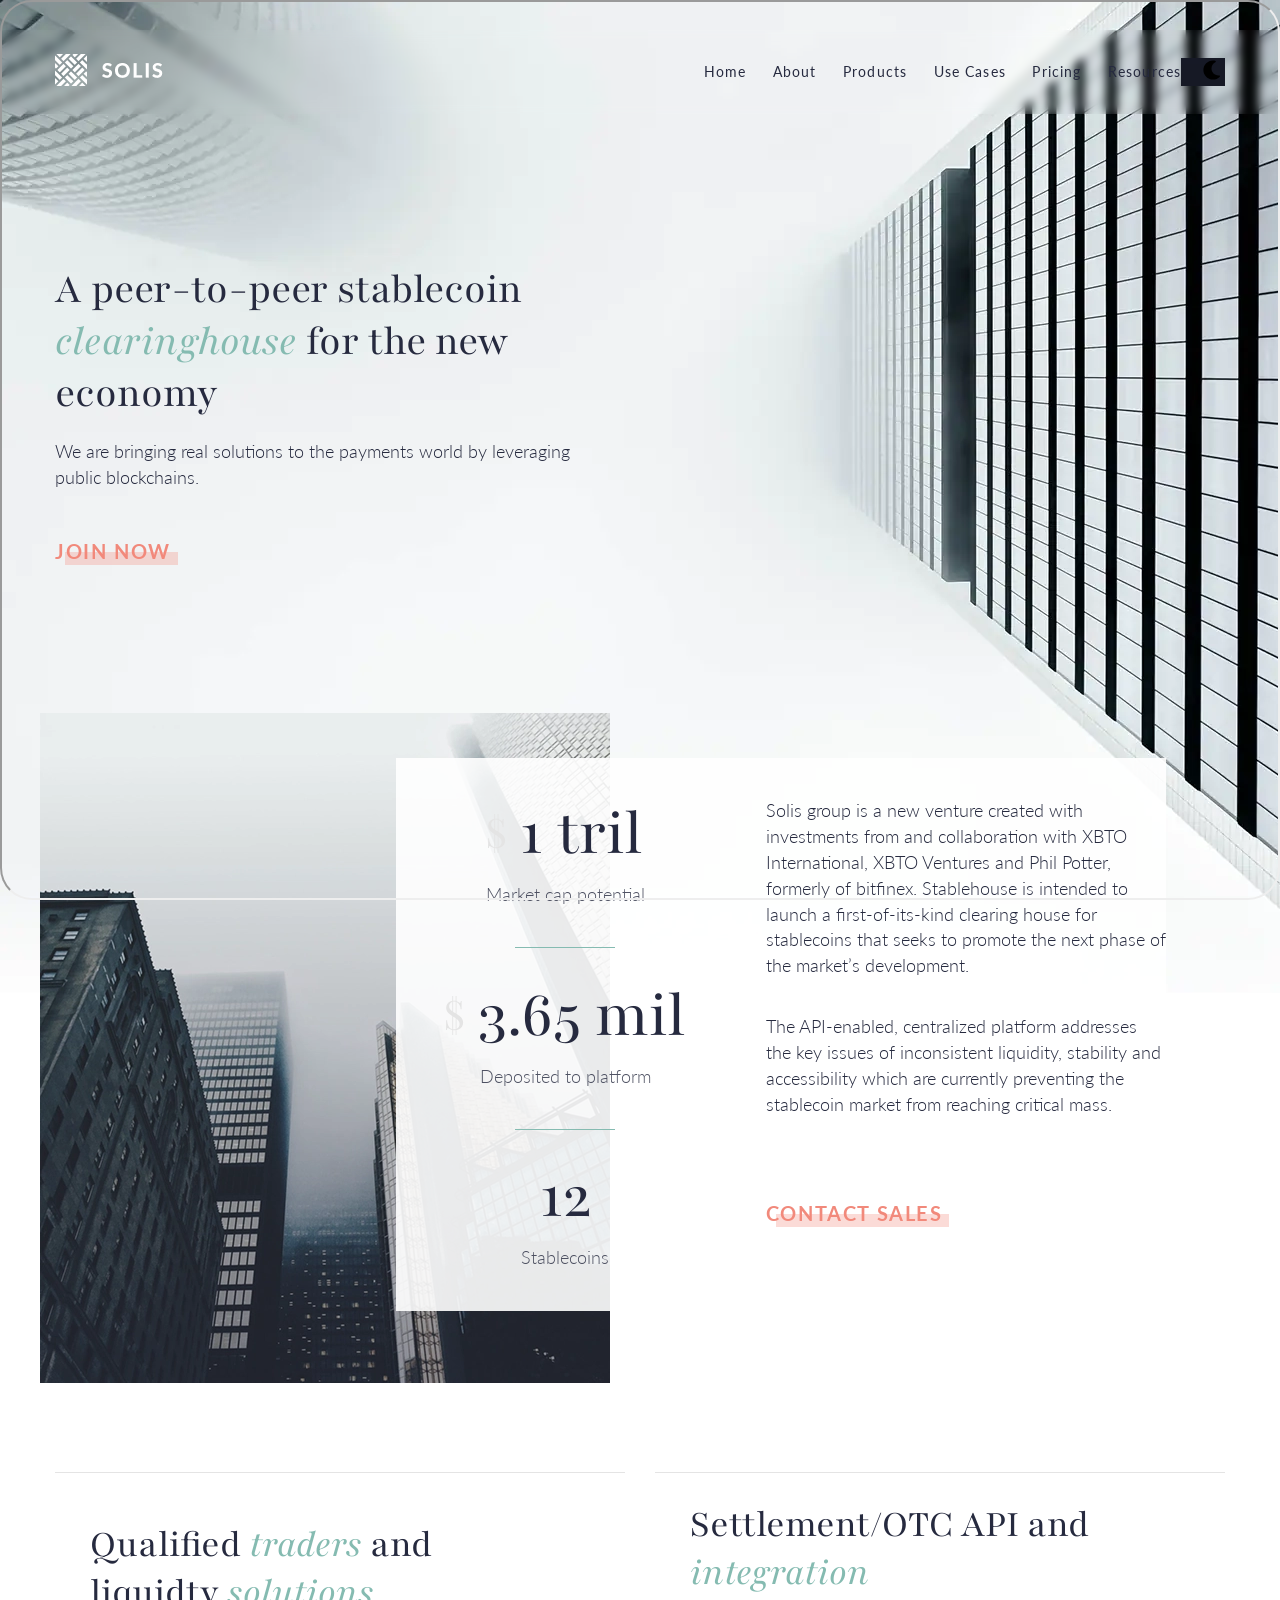
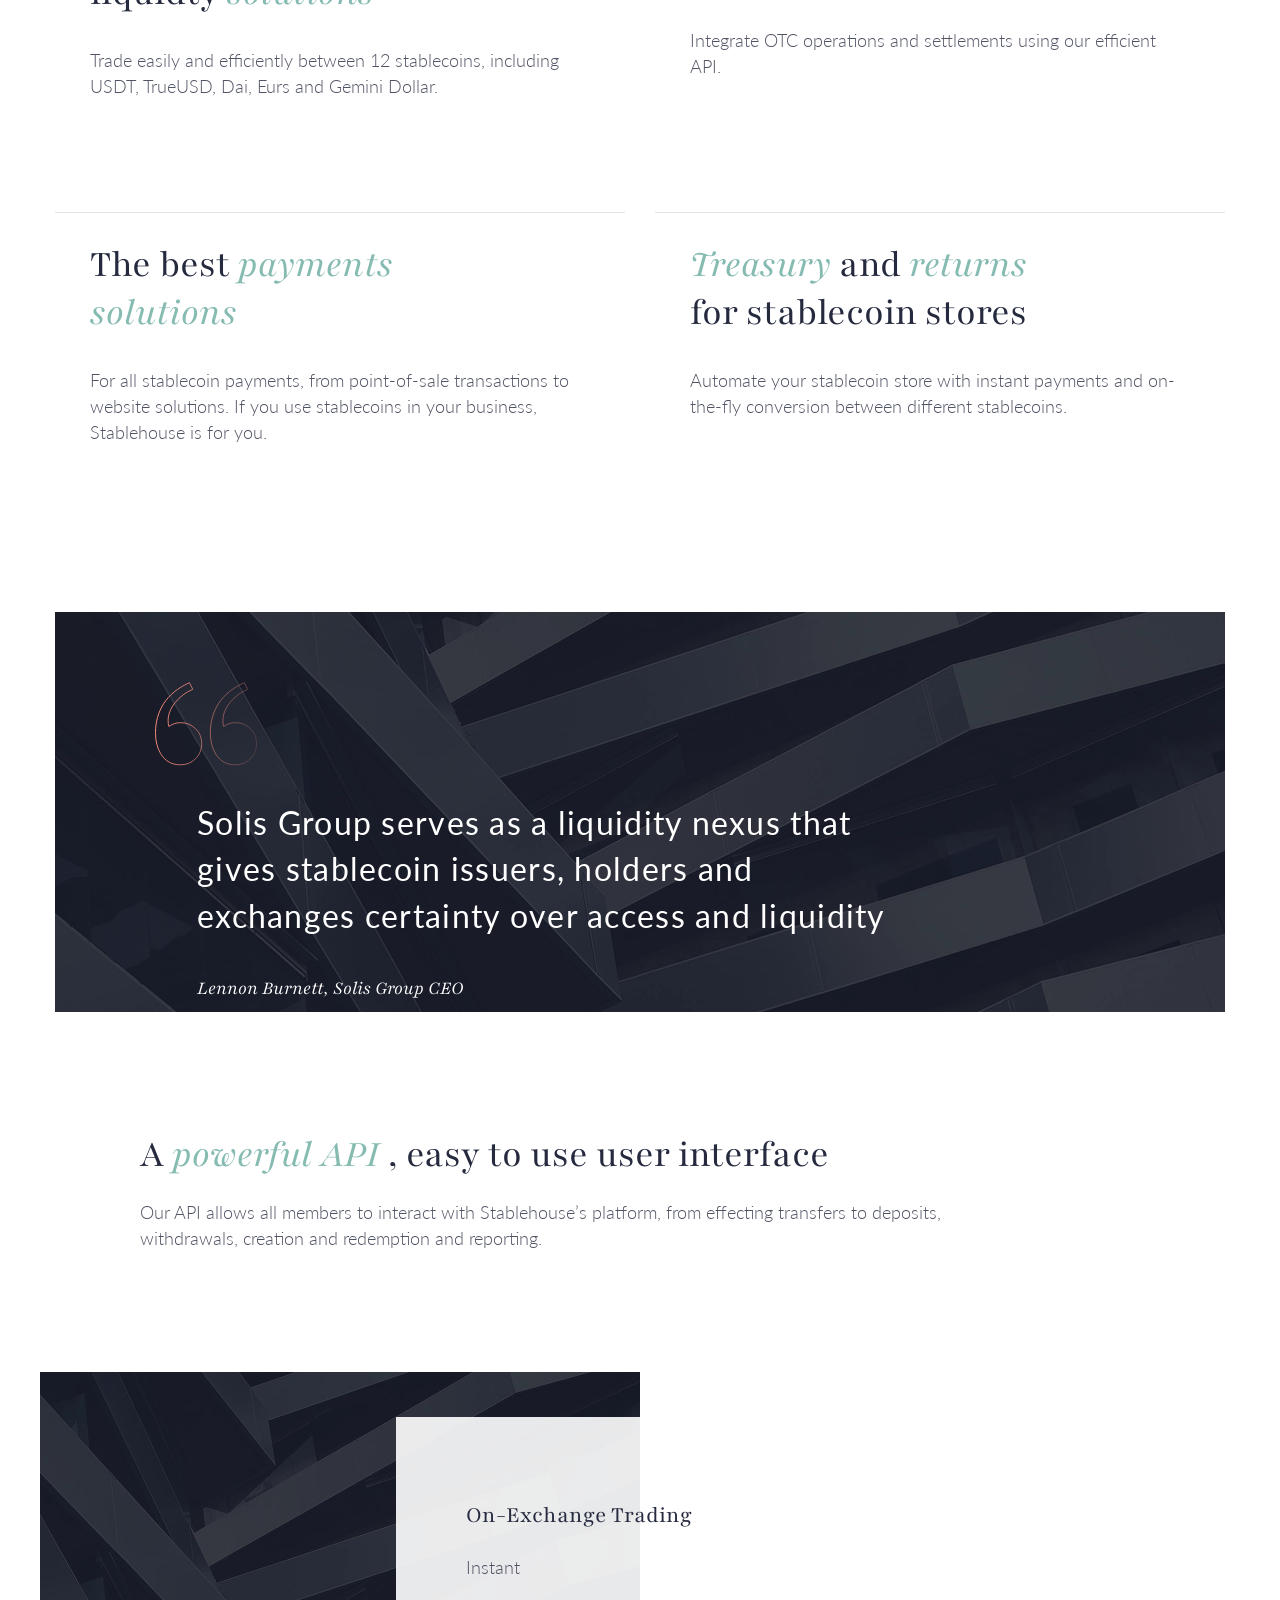
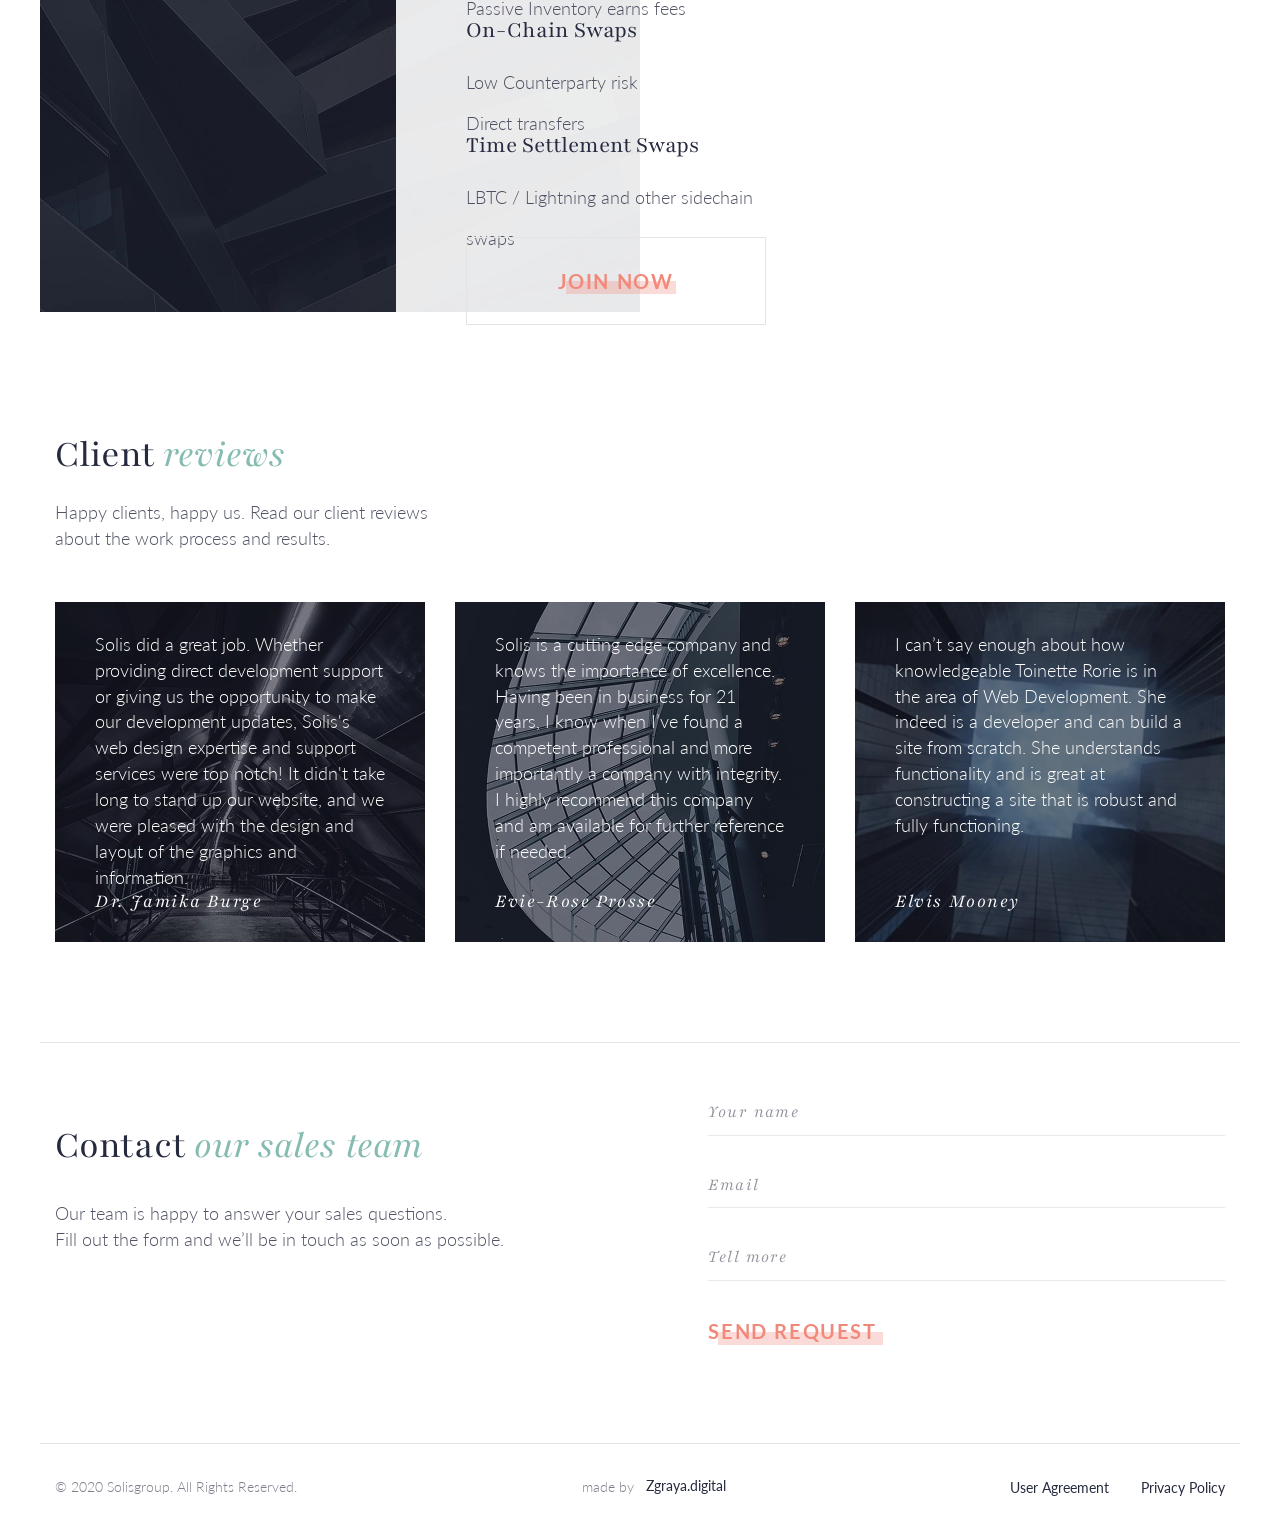
<file: index.html>
<!DOCTYPE html>
<html lang="en">

<head>
    <meta charset="UTF-8">
    <meta name="viewport" content="width=device-width, initial-scale=1.0">
    <title>Solis</title>
    <link rel="icon" type="image/x-icon" href="./assets/img/favicon.ico">
    <link rel="preconnect" href="https://fonts.googleapis.com">
    <link rel="preconnect" href="https://fonts.gstatic.com" crossorigin>
    <link
        href="https://fonts.googleapis.com/css2?family=Lato:wght@300;400;700&family=Playfair:ital,opsz,wdth@0,5..1200,87.5..112.5;1,5..1200,87.5..112.5&display=swap"
        rel="stylesheet">
    <link rel="stylesheet" href="./css/main.css">
</head>

<body>
    <main class="main">
        <div class="bg">
            <header class="header">
                <div class="container">
                    <div class="flex-container">
                        <div class="logo">
                            <img src="./assets/img/logo.png" alt="Logo Company" class="logo__img">
                        </div>
                        <nav class="nav">

                            <input type="checkbox" id="nav-burger" class="nav__burger burger">
                            <label for="nav-burger" class="burger__img"></label>

                            <ul class="menu">
                                <li class="menu__item">
                                    <a href="#" class="menu__link">Home</a>
                                </li>
                                <li class="menu__item">
                                    <a href="#info" class="menu__link">About</a>
                                </li>
                                <li class="menu__item">
                                    <a href="#products" class="menu__link">Products</a>
                                </li>
                                <li class="menu__item">
                                    <a href="#" class="menu__link">Use Cases</a>
                                </li>
                                <li class="menu__item">
                                    <a href="#" class="menu__link">Pricing</a>
                                </li>
                                <li class="menu__item">
                                    <a href="#footer" class="menu__link">Resources</a>
                                </li>
                            </ul>
                        </nav>
                        <div class="dark">
                            <a href="#" class="dark__link">
                                <img src="./assets/img/moon.svg" alt="Moon icon" class="menu__icon">
                            </a>
                        </div>
                    </div>
                </div>
            </header>
            <section class="hero">
                <div class="container">
                    <div class="hero__content">
                        <h1 class="title title_1">A peer-to-peer stablecoin <span class="italic">clearinghouse</span>
                            for the new economy</h1>
                        <p class="hero__text">We are bringing real solutions to the payments world by leveraging public
                            blockchains.</p>
                        <button class="btn">JOIN NOW</button>
                    </div>
                </div>
            </section>
        </div>
        <section class="statistic" id="info">
            <div class="container statistic__container">
                <div class="statistic__box">
                    <div class="flex-container flex-statistic">
                        <ul class="statistic__list">
                            <li class="statistic__list__item">
                                <h2 class="title title_2">
                                    <svg width="18" height="39" class="dollar__icon">
                                        <use xlink:href="./assets/img/sprite.svg#dollar"></use>
                                    </svg>
                                    1 tril
                                </h2>
                                <p class="statistic__list__text">Market cap potential</p>
                            </li>
                            <li class="statistic__list__item">
                                <h2 class="title title_2">
                                    <svg width="18" height="39" class="dollar__icon">
                                        <use xlink:href="./assets/img/sprite.svg#dollar"></use>
                                    </svg>
                                    3.65 mil
                                </h2>
                                <p class="statistic__list__text">Deposited to platform</p>
                            </li>
                            <li class="statistic__list__item">
                                <h2 class="title title_2">12</h2>
                                <p class="statistic__list__text">Stablecoins</p>
                            </li>
                        </ul>
                        <div class="statistic__descr">
                            <p class="statistic__text">Solis group is a new venture created with investments
                                from
                                and collaboration with XBTO International, XBTO Ventures and
                                Phil Potter, formerly of bitfinex. Stablehouse is intended to launch a
                                first-of-its-kind clearing house for stablecoins
                                that seeks to promote the next phase of the market’s development.</p>
                            <p class="statistic__text">The API-enabled, centralized platform addresses the key
                                issues of inconsistent liquidity, stability and accessibility
                                which are currently preventing the stablecoin market from reaching critical
                                mass.
                            </p>
                            <button class="btn statistic__btn">Contact sales</button>
                        </div>
                    </div>
                </div>
            </div>
        </section>
        <section class="benefits" id="products">
            <div class="container">
                <div class="grid-container">
                    <div class="benefits__item">
                        <h3 class="title title_3 benefits__title">Qualified <span class="italic">traders</span> and <br>
                            liquidty <span class="italic">solutions</span></h3>
                        <p class="benefits__text">Trade easily and efficiently between 12 stablecoins, including USDT,
                            TrueUSD, Dai, Eurs and
                            Gemini Dollar.</p>
                    </div>
                    <div class="benefits__item">
                        <h3 class="title title_3">Settlement/OTC API and <span class="italic">integration</span></h3>
                        <p class="benefits__text">Integrate OTC operations and settlements using our efficient API.</p>
                    </div>
                    <div class="benefits__item">
                        <h3 class="title title_3">The best <span class="italic">payments <br> solutions</span></h3>
                        <p class="benefits__text">For all stablecoin payments, from point-of-sale transactions to
                            website solutions. If you use
                            stablecoins in your
                            business, Stablehouse is for you.</p>
                    </div>
                    <div class="benefits__item">
                        <h3 class="title title_3"><span class="italic">Treasury</span> and <span
                                class="italic">returns</span> <br>for stablecoin stores</h3>
                        <p class="benefits__text">Automate your stablecoin store with instant payments and on-the-fly
                            conversion between
                            different stablecoins.</p>
                    </div>
                </div>
            </div>
        </section>
        <section class="section quote">
            <div class="container">
                <div class="quote__bg">
                    <div class="quote__content">
                        <svg width="102" height="84" class="quote__icon">
                            <use xlink:href="./assets/img/sprite.svg#quote"></use>
                        </svg>
                        <h4 class="quote__title">Solis Group serves as a liquidity nexus that gives stablecoin issuers,
                            holders and exchanges certainty over access and
                            liquidity</h4>
                        <p class="quote__text">Lennon Burnett, Solis Group CEO</p>
                    </div>
                </div>
            </div>
        </section>
        <section class="section video">
            <div class="container video__container">
                <iframe class="video__screen" 
                    src="https://www.youtube.com/embed/vnbN9V_2Guk?si=WYyJ3jH5xyGjKfke" title="YouTube video player"
                    allow="accelerometer; autoplay; clipboard-write; encrypted-media; gyroscope; picture-in-picture; web-share"
                    referrerpolicy="strict-origin-when-cross-origin" allowfullscreen></iframe>
                <h3 class="title title_3">A <span class="italic">powerful API </span>, easy to use user interface</h3>
                <p class="video__descr">Our API allows all members to interact with Stablehouse’s platform, from
                    effecting transfers to
                    deposits,<br> withdrawals,
                    creation and redemption and reporting.</p>
            </div>
        </section>
        <section class="section promises">
            <div class="container promises__container">
                <div class="promises__box">
                    <div class="promises__grid">
                        <div class="promises__item">
                            <h4 class="title title_4">On-Exchange Trading</h4>
                            <p class="promises__text">Instant </p>
                            <p class="promises__text">Passive Inventory earns fees</p>
                        </div>
                        <div class="promises__item">
                            <h4 class="title title_4">On-Chain Swaps</h4>
                            <p class="promises__text">Low Counterparty risk </p>
                            <p class="promises__text">Direct transfers</p>
                        </div>
                        <div class="promises__item">
                            <h4 class="title title_4">Time Settlement Swaps</h4>
                            <p class="promises__text">LBTC / Lightning and other sidechain </p>
                            <p class="promises__text">swaps</p>
                        </div>
                        <div class="promises__item">
                            <button class="btn-big">JOIN NOW</button>
                        </div>
                    </div>

                </div>

            </div>
        </section>
        <section class="section reviews">
            <div class="container">
                <h3 class="title title_3">Client <span class="italic">reviews</span></h3>
                <p class="reviews__descr">Happy clients, happy us. Read our client reviews <br>about the work process
                    and
                    results.</p>
                <div class="flex-reviews">
                    <div class="reviews__card reviews__card_1">
                        <div class="flex-card">
                            <p class="reviews__text">Solis did a great job. Whether providing direct development support
                                or
                                giving us the opportunity to make our development
                                updates, Solis's web design expertise and support services were top notch! It didn't
                                take
                                long to stand up our website,
                                and we were pleased with the design and layout of the graphics and information.</p>
                            <p class="reviews__author">Dr. Jamika Burge</p>
                        </div>
                    </div>
                    <div class="reviews__card reviews__card_2">
                        <div class="flex-card">
                            <p class="reviews__text">Solis is a cutting edge company and knows the importance of
                                excellence.
                                Having been in business for 21 years, I know
                                when I’ve found a competent professional and more importantly a company with integrity.
                                I
                                highly recommend this company
                                and am available for further reference if needed.</p>
                            <p class="reviews__author">Evie-Rose Prosse</p>
                        </div>

                    </div>
                    <div class="reviews__card reviews__card_3">
                        <div class="flex-card">
                            <p class="reviews__text">I can’t say enough about how knowledgeable Toinette Rorie is in the
                                area of Web Development. She indeed is a developer
                                and can build a site from scratch. She understands functionality and is great at
                                constructing a site that is robust and
                                fully functioning.</p>
                            <p class="reviews__author">Elvis Mooney</p>
                        </div>

                    </div>
                </div>
            </div>
        </section>
        <section class="contact">
            <div class="container contact__container">
                <div class="flex-contact">
                    <div class="heading">
                        <h3 class="title title_3 contact__title">Contact <span class="italic">our sales team</span>
                        </h3>
                        <p class="contact__text">Our team is happy to answer your sales questions. <br> Fill out the
                            form and we’ll be in touch as soon as possible.</p>
                    </div>
                    <form action="#" class="form">
                        <div class="row">
                            <label for="name" class="label">Your name</label>
                            <input type="text" id="name" required>
                        </div>
                        <div class="row">
                            <label for="email" class="label">Email</label>
                            <input type="email" id="email" required>
                        </div>
                        <div class="row">
                            <label for="about" class="label">Tell more</label>
                            <input type="text" id="about">
                        </div>
                        <button type="submit" class="btn">SEND REQuest</button>
                    </form>
                </div>
            </div>
        </section>
    </main>
    <footer class="footer" id="footer">
        <div class="container">
            <div class="flex-container flex-footer">
                <p class="footer__text">© 2020 Solisgroup. All Rights Reserved.</p>
                <div class="author">
                    <p class="footer__text">made by</p>
                    <a href="#" class="footer__link">Zgraya.digital</a>
                </div>
                <ul class="footer__links">
                    <li class="footer__item">
                        <a href="#" class="footer__link">User Agreement</a>
                    </li>
                    <li class="footer__item">
                        <a href="#" class="footer__link">Privacy Policy</a>
                    </li>
                </ul>
            </div>
        </div>
    </footer>

</body>

</html>
</file>
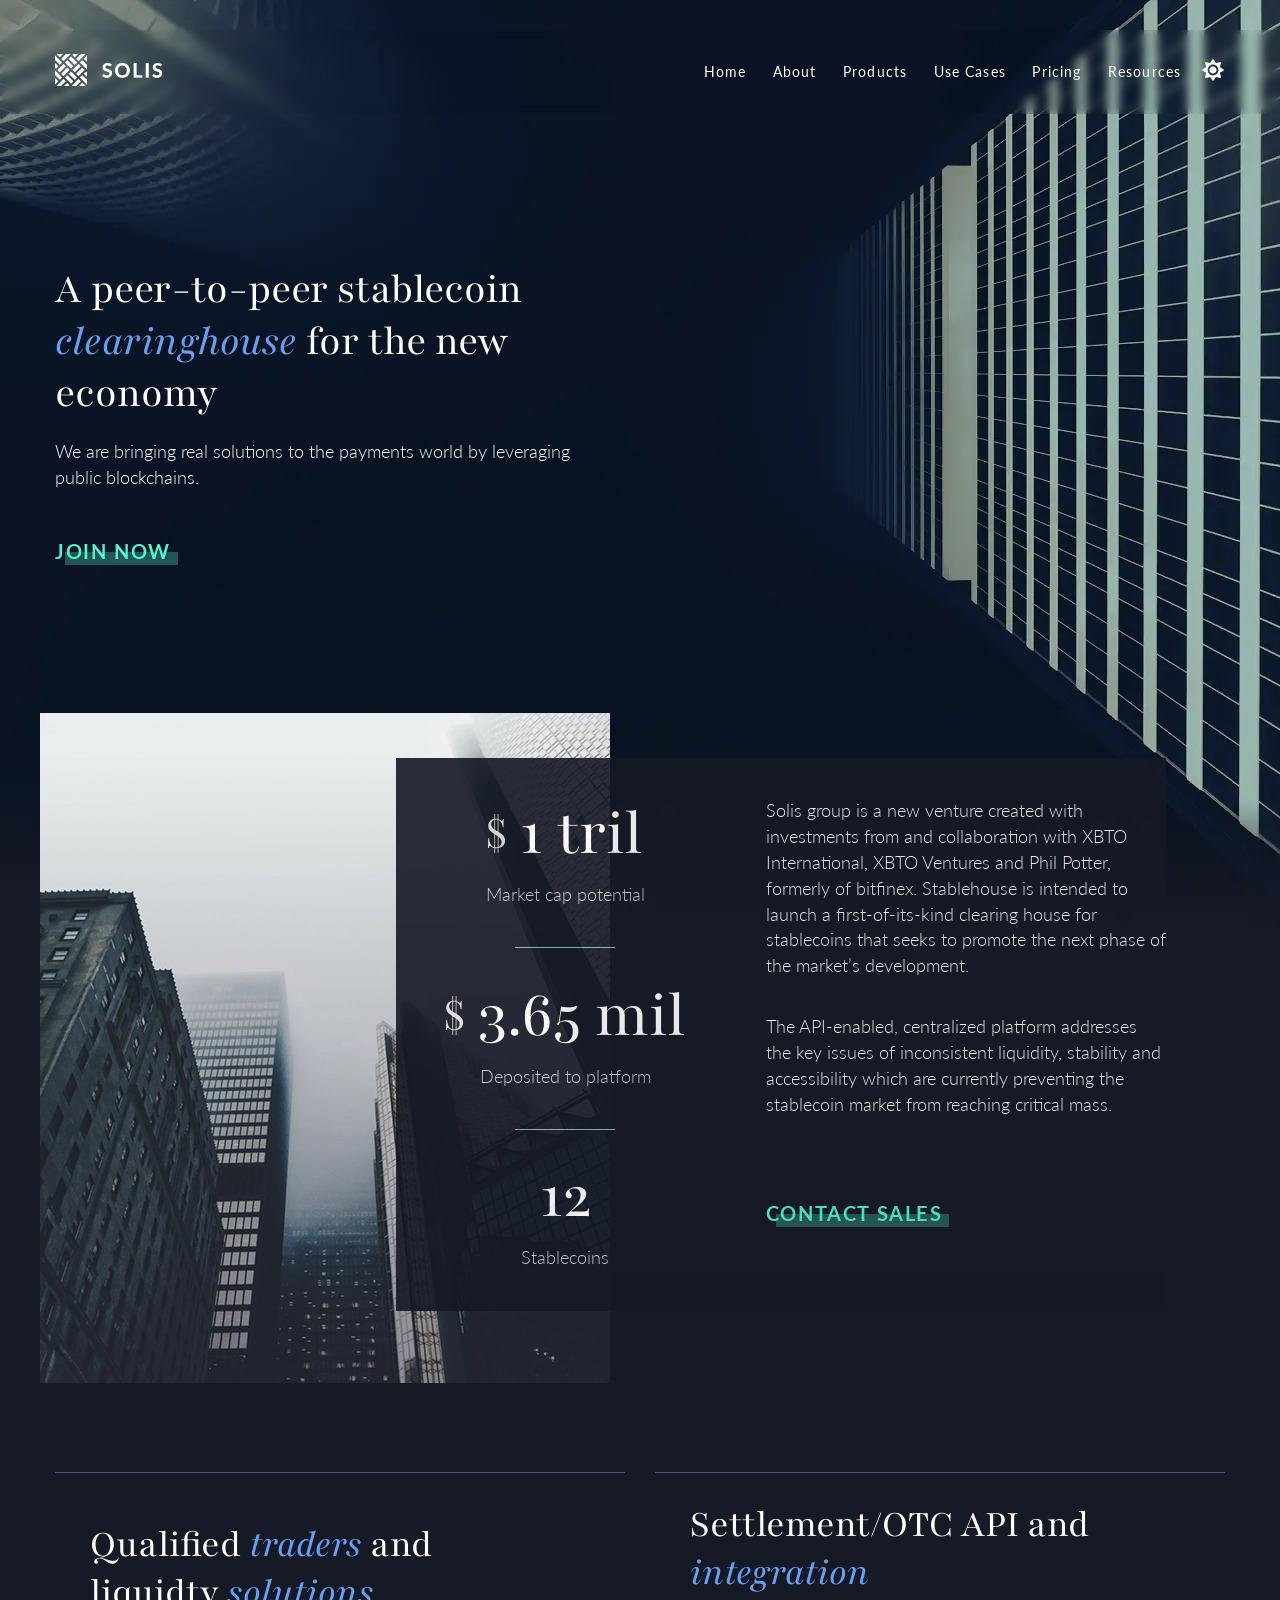
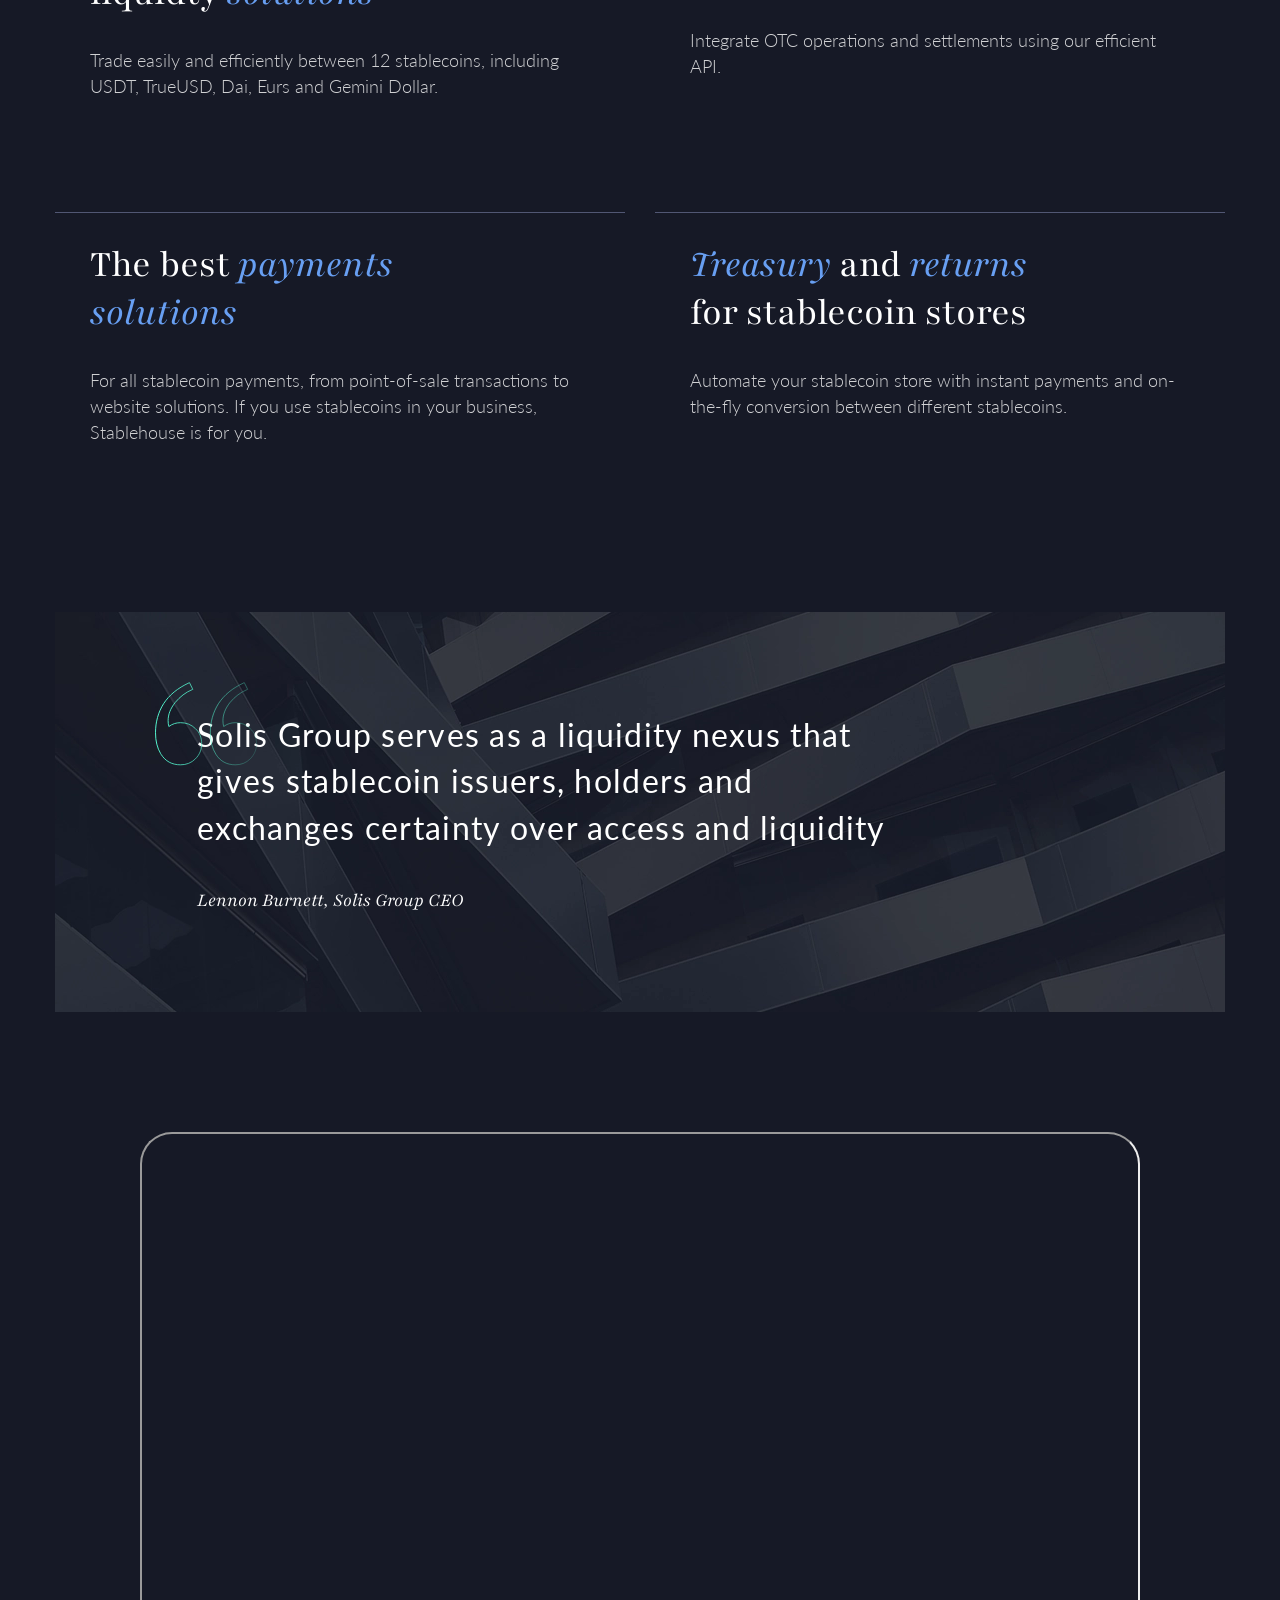
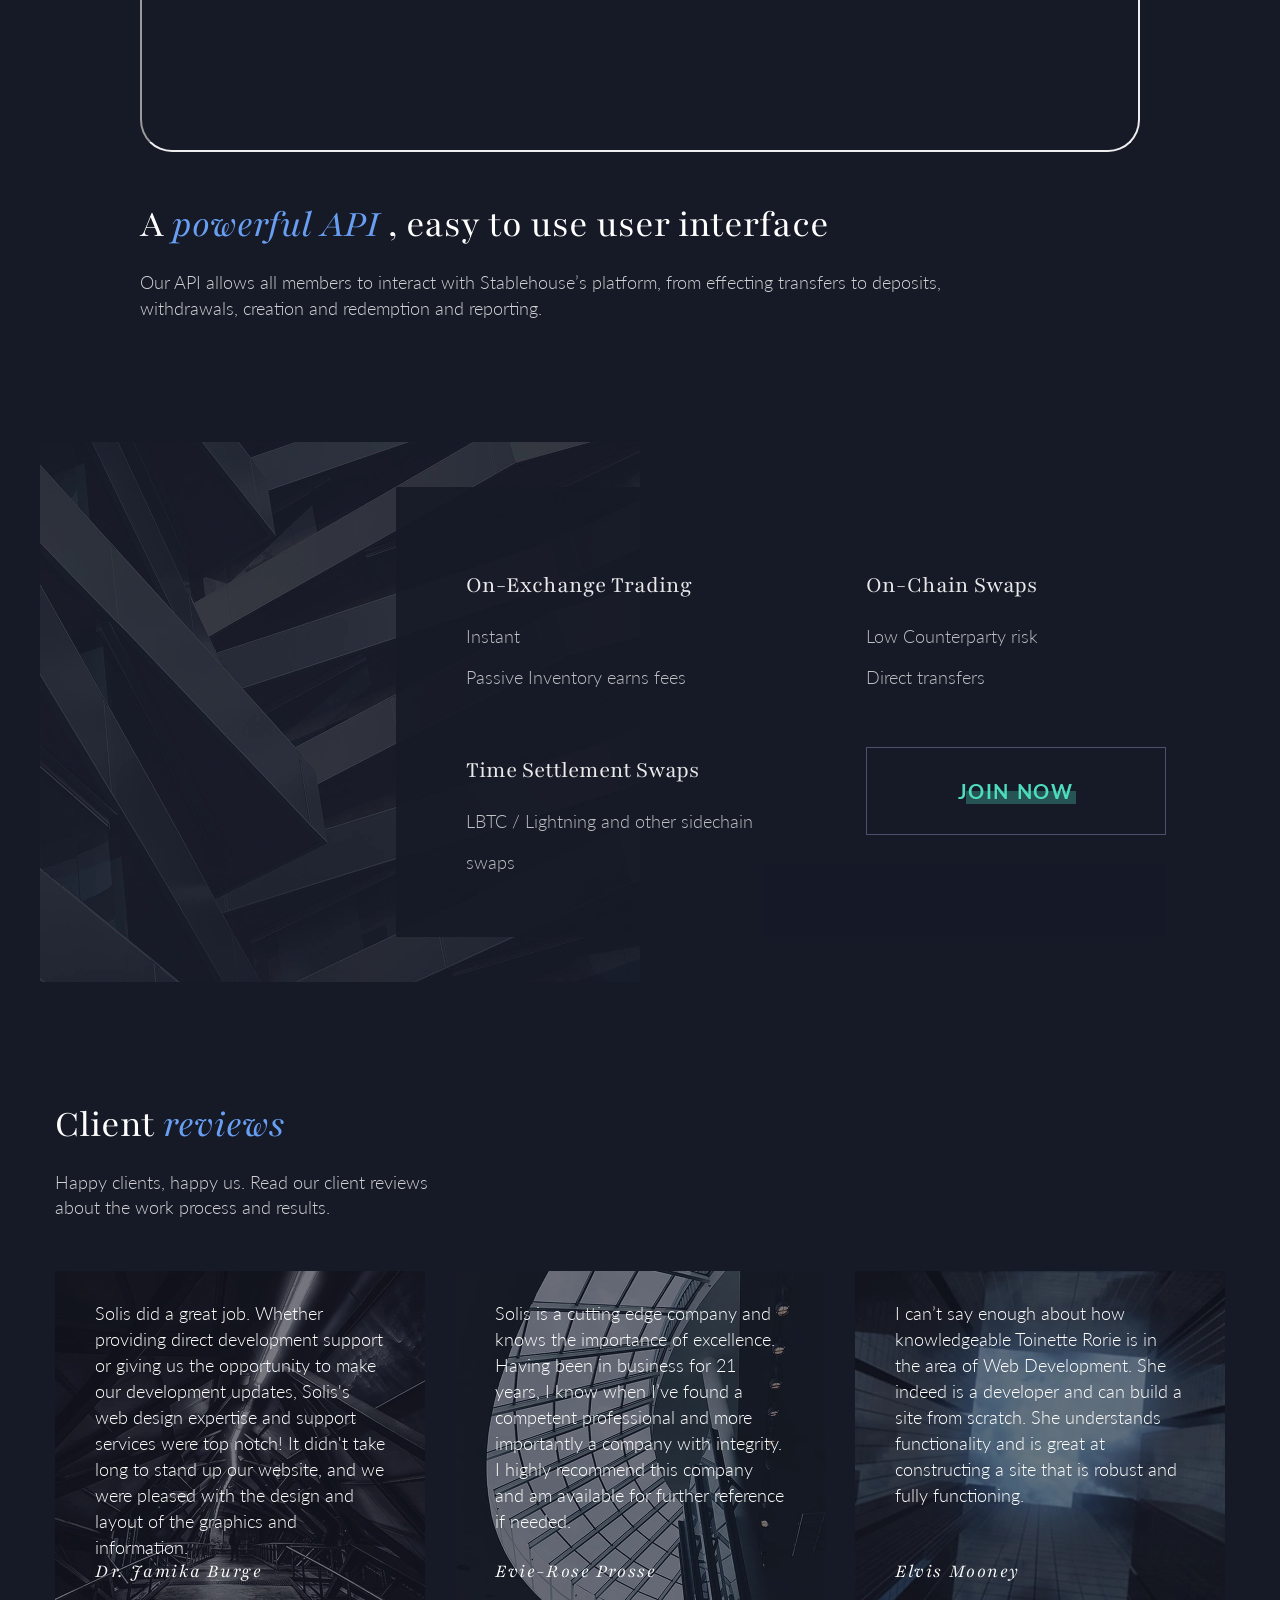
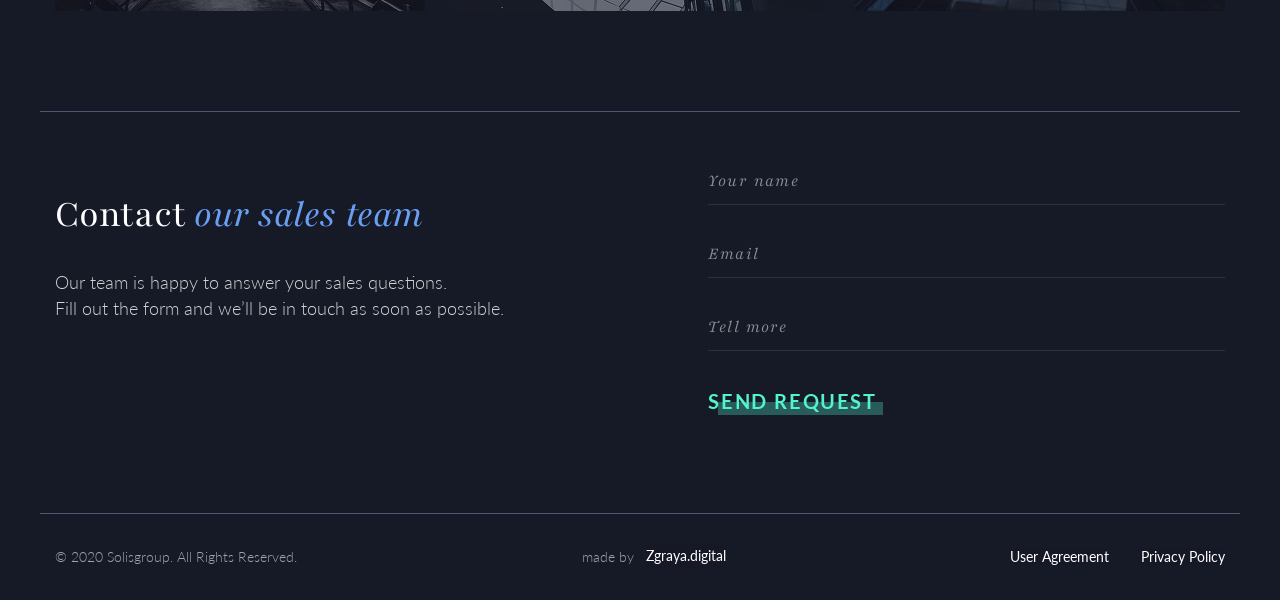
<file: index_dark.html>
<!DOCTYPE html>
<html lang="en">

<head>
    <meta charset="UTF-8">
    <meta name="viewport" content="width=device-width, initial-scale=1.0">
    <title>Solis</title>
    <link rel="icon" type="image/x-icon" href="./assets/img/favicon.ico">
    <link rel="preconnect" href="https://fonts.googleapis.com">
    <link rel="preconnect" href="https://fonts.gstatic.com" crossorigin>
    <link
        href="https://fonts.googleapis.com/css2?family=Lato:wght@300;400;700&family=Playfair:ital,opsz,wdth@0,5..1200,87.5..112.5;1,5..1200,87.5..112.5&display=swap"
        rel="stylesheet">
    <link rel="stylesheet" href="./css/main.css">
</head>

<body class="dark">
    <main class="main">
        <div class="bg dark__bg">
            <header class="header dark__header">
                <div class="container">
                    <div class="flex-container">
                        <div class="logo">
                            <img src="./assets/img/logo.png" alt="Logo Company" class="logo__img">
                        </div>
                        <nav class="nav">

                            <input type="checkbox" id="nav-burger" class="nav__burger burger">
                            <label for="nav-burger" class="burger__img"></label>

                            <ul class="menu">
                                <li class="menu__item">
                                    <a href="#" class="menu__link dark__link">Home</a>
                                </li>
                                <li class="menu__item">
                                    <a href="#info" class="menu__link dark__link">About</a>
                                </li>
                                <li class="menu__item">
                                    <a href="#products" class="menu__link dark__link">Products</a>
                                </li>
                                <li class="menu__item">
                                    <a href="#" class="menu__link dark__link">Use Cases</a>
                                </li>
                                <li class="menu__item">
                                    <a href="#" class="menu__link dark__link">Pricing</a>
                                </li>
                                <li class="menu__item">
                                    <a href="#footer" class="menu__link dark__link">Resources</a>
                                </li>
                            </ul>
                        </nav>
                        <div class="theme">
                            <a href="./index.html" class="theme__link">
                                <img src="./assets/img/sun.svg" alt="Sun icon" class="menu__icon">
                            </a>
                        </div>
                    </div>
                </div>
            </header>
            <section class="hero">
                <div class="container">
                    <div class="hero__content">
                        <h1 class="title title_1">A peer-to-peer stablecoin <span
                                class="italic dark__italic">clearinghouse</span>
                            for the new economy</h1>
                        <p class="hero__text">We are bringing real solutions to the payments world by leveraging public
                            blockchains.</p>
                        <button class="btn dark__btn">JOIN NOW</button>
                    </div>
                </div>
            </section>
        </div>
        <section class="statistic" id="info">
            <div class="container statistic__container">
                <div class="statistic__box dark__box">
                    <div class="flex-container flex-statistic">
                        <ul class="statistic__list">
                            <li class="statistic__list__item">
                                <h2 class="title title_2">
                                    <svg width="18" height="39" class="dollar__icon">
                                        <use xlink:href="./assets/img/sprite.svg#dollar"></use>
                                    </svg>
                                    1 tril
                                </h2>
                                <p class="statistic__list__text">Market cap potential</p>
                            </li>
                            <li class="statistic__list__item">
                                <h2 class="title title_2">
                                    <svg width="18" height="39" class="dollar__icon">
                                        <use xlink:href="./assets/img/sprite.svg#dollar"></use>
                                    </svg>
                                    3.65 mil
                                </h2>
                                <p class="statistic__list__text">Deposited to platform</p>
                            </li>
                            <li class="statistic__list__item">
                                <h2 class="title title_2">12</h2>
                                <p class="statistic__list__text">Stablecoins</p>
                            </li>
                        </ul>
                        <div class="statistic__descr">
                            <p class="statistic__text">Solis group is a new venture created with investments
                                from
                                and collaboration with XBTO International, XBTO Ventures and
                                Phil Potter, formerly of bitfinex. Stablehouse is intended to launch a
                                first-of-its-kind clearing house for stablecoins
                                that seeks to promote the next phase of the market’s development.</p>
                            <p class="statistic__text">The API-enabled, centralized platform addresses the key
                                issues of inconsistent liquidity, stability and accessibility
                                which are currently preventing the stablecoin market from reaching critical
                                mass.
                            </p>
                            <button class="btn dark__btn statistic__btn">Contact sales</button>
                        </div>
                    </div>
                </div>
            </div>
        </section>
        <section class="benefits" id="products">
            <div class="container">
                <div class="grid-container">
                    <div class="benefits__item dark__benefits-item">
                        <h3 class="title title_3 benefits__title">Qualified <span
                                class="italic dark__italic">traders</span> and <br>
                            liquidty <span class="italic dark__italic">solutions</span></h3>
                        <p class="benefits__text">Trade easily and efficiently between 12 stablecoins, including USDT,
                            TrueUSD, Dai, Eurs and
                            Gemini Dollar.</p>
                    </div>
                    <div class="benefits__item dark__benefits-item">
                        <h3 class="title title_3">Settlement/OTC API and <span
                                class="italic dark__italic">integration</span></h3>
                        <p class="benefits__text">Integrate OTC operations and settlements using our efficient API.</p>
                    </div>
                    <div class="benefits__item dark__benefits-item">
                        <h3 class="title title_3">The best <span class="italic dark__italic">payments <br>
                                solutions</span></h3>
                        <p class="benefits__text">For all stablecoin payments, from point-of-sale transactions to
                            website solutions. If you use
                            stablecoins in your
                            business, Stablehouse is for you.</p>
                    </div>
                    <div class="benefits__item dark__benefits-item">
                        <h3 class="title title_3"><span class="italic dark__italic">Treasury</span> and <span
                                class="italic dark__italic">returns</span> <br>for stablecoin stores</h3>
                        <p class="benefits__text">Automate your stablecoin store with instant payments and on-the-fly
                            conversion between
                            different stablecoins.</p>
                    </div>
                </div>
            </div>
        </section>
        <section class="section quote">
            <div class="container">
                <div class="quote__bg">
                    <div class="quote__content">
                        <h4 class="quote__title dark__quote">Solis Group serves as a liquidity nexus that gives stablecoin issuers,
                            holders and exchanges certainty over access and
                            liquidity</h4>
                        <p class="quote__text">Lennon Burnett, Solis Group CEO</p>
                    </div>
                </div>
            </div>
        </section>
        <section class="section video">
            <div class="container video__container">
                <div class="video__box">
                    <iframe class="video__screen" src="https://www.youtube.com/embed/vnbN9V_2Guk?si=WYyJ3jH5xyGjKfke"
                        title="YouTube video player"
                        allow="accelerometer; autoplay; clipboard-write; encrypted-media; gyroscope; picture-in-picture; web-share"
                        referrerpolicy="strict-origin-when-cross-origin" allowfullscreen></iframe>
                </div>
                <h3 class="title title_3">A <span class="italic dark__italic">powerful API </span>, easy to use user interface</h3>
                <p class="video__descr">Our API allows all members to interact with Stablehouse’s platform, from
                    effecting transfers to
                    deposits,<br> withdrawals,
                    creation and redemption and reporting.</p>
            </div>
        </section>
        <section class="section promises">
            <div class="container promises__container">
                <div class="promises__box dark__box">
                    <div class="grid-container promises__grid">
                        <div class="promises__item">
                            <h4 class="title title_4">On-Exchange Trading</h4>
                            <p class="promises__text">Instant </p>
                            <p class="promises__text">Passive Inventory earns fees</p>
                        </div>
                        <div class="promises__item">
                            <h4 class="title title_4">On-Chain Swaps</h4>
                            <p class="promises__text">Low Counterparty risk </p>
                            <p class="promises__text">Direct transfers</p>
                        </div>
                        <div class="promises__item">
                            <h4 class="title title_4">Time Settlement Swaps</h4>
                            <p class="promises__text">LBTC / Lightning and other sidechain </p>
                            <p class="promises__text">swaps</p>
                        </div>
                        <div class="promises__item">
                            <button class="btn-big dark__btn-big">JOIN NOW</button>
                        </div>
                    </div>

                </div>

            </div>
        </section>
        <section class="section reviews">
            <div class="container">
                <h3 class="title title_3">Client <span class="italic dark__italic">reviews</span></h3>
                <p class="reviews__descr">Happy clients, happy us. Read our client reviews <br>about the work process
                    and
                    results.</p>
                <div class="flex-reviews">
                    <div class="reviews__card reviews__card_1">
                        <div class="flex-card">
                            <p class="reviews__text">Solis did a great job. Whether providing direct development support
                                or
                                giving us the opportunity to make our development
                                updates, Solis's web design expertise and support services were top notch! It didn't
                                take
                                long to stand up our website,
                                and we were pleased with the design and layout of the graphics and information.</p>
                            <p class="reviews__author">Dr. Jamika Burge</p>
                        </div>
                    </div>
                    <div class="reviews__card reviews__card_2">
                        <div class="flex-card">
                            <p class="reviews__text">Solis is a cutting edge company and knows the importance of
                                excellence.
                                Having been in business for 21 years, I know
                                when I’ve found a competent professional and more importantly a company with integrity.
                                I
                                highly recommend this company
                                and am available for further reference if needed.</p>
                            <p class="reviews__author">Evie-Rose Prosse</p>
                        </div>

                    </div>
                    <div class="reviews__card reviews__card_3">
                        <div class="flex-card">
                            <p class="reviews__text">I can’t say enough about how knowledgeable Toinette Rorie is in the
                                area of Web Development. She indeed is a developer
                                and can build a site from scratch. She understands functionality and is great at
                                constructing a site that is robust and
                                fully functioning.</p>
                            <p class="reviews__author">Elvis Mooney</p>
                        </div>

                    </div>
                </div>
            </div>
        </section>
        <section class="contact">
            <div class="container contact__container dark__container">
                <div class="flex-contact">
                    <div class="contact__heading">
                        <h3 class="title title_3 contact__title">Contact <span class="italic dark__italic">our sales team</span>
                        </h3>
                        <p class="contact__text">Our team is happy to answer your sales questions. <br> Fill out the
                            form and we’ll be in touch as soon as possible.</p>
                    </div>
                    <form action="#" class="form">
                        <div class="row dark__row">
                            <label for="name" class="label">Your name</label>
                            <input type="text" class="dark__input" id="name" required>
                        </div>
                        <div class="row dark__row">
                            <label for="email" class="label">Email</label>
                            <input type="email" class="dark__input" id="email" required>
                        </div>
                        <div class="row dark__row">
                            <label for="about" class="label">Tell more</label>
                            <input type="text" class="dark__input" id="about">
                        </div>
                        <button type="submit" class="btn dark__btn">SEND REQuest</button>
                    </form>
                </div>
            </div>
        </section>
    </main>
    <footer class="footer" id="footer">
        <div class="container">
            <div class="flex-container flex-footer">
                <p class="footer__text">© 2020 Solisgroup. All Rights Reserved.</p>
                <div class="author">
                    <p class="footer__text">made by</p>
                    <a href="#" class="footer__link dark__link">Zgraya.digital</a>
                </div>
                <ul class="footer__links">
                    <li class="footer__item">
                        <a href="#" class="footer__link dark__link">User Agreement</a>
                    </li>
                    <li class="footer__item">
                        <a href="#" class="footer__link dark__link">Privacy Policy</a>
                    </li>
                </ul>
            </div>
        </div>
    </footer>
</body>

</html>
</file>
<file: css/main.css>
.btn, .btn-big {
  font-family: "Lato", sans-serif;
  font-size: 1.11rem;
  line-height: 1;
  font-weight: 700;
  letter-spacing: 0.08em;
  text-transform: uppercase;
  border: none;
  background: none;
  cursor: pointer;
}

.btn-big {
  padding: 33px 89px;
  border: 1px solid;
  min-width: 300px;
}

@keyframes moveIcon {
  0%, 50%, 100% {
    transform: rotate(0) translateX(0);
  }
  25% {
    transform: rotate(25deg) translateX(-20px);
  }
  75% {
    transform: rotate(-25deg) translateX(20px);
  }
}
* {
  padding: 0;
  margin: 0;
  box-sizing: border-box;
}

ul,
ol {
  padding-left: 0;
  list-style: none;
}

a {
  text-decoration: none;
  cursor: pointer;
}

img,
video {
  max-width: 100%;
  height: auto;
}

html,
body {
  font-family: "Lato", sans-serif;
  font-size: 18px;
  color: #262A3F;
  min-height: 100vh;
  width: 100%;
  overflow-x: hidden;
}

.container {
  max-width: 1200px;
  padding: 0 15px;
  margin: 0 auto;
}

.flex-container {
  display: flex;
  justify-content: space-between;
  align-items: center;
}
@media screen and (max-width: 768px) {
  .flex-container {
    flex-wrap: wrap;
  }
}

.bg {
  padding-top: 30px;
  padding-bottom: 430px;
  background: url(../assets/img/bg.webp) center/cover no-repeat;
}
@media screen and (max-width: 992px) {
  .bg {
    background: url(../assets/img/bg_tab.webp) center/cover no-repeat;
    padding-bottom: 100px;
  }
}
@media screen and (max-width: 576px) {
  .bg {
    background: url(../assets/img/bg_mob.webp) center/cover no-repeat;
    padding-bottom: 100px;
  }
}

.header {
  background-color: rgba(255, 255, 255, 0.0196078431);
  backdrop-filter: blur(5px);
  padding: 24px 0;
}

.nav {
  flex-grow: 1;
}
@media screen and (max-width: 768px) {
  .nav {
    order: 2;
    flex-grow: 0;
  }
}

.menu {
  display: flex;
  justify-content: flex-end;
  align-items: center;
  gap: 2.08vw;
}
@media screen and (max-width: 768px) {
  .menu {
    position: absolute;
    right: -100%;
    top: 65px;
    opacity: 0;
    flex-direction: column;
    background-color: #e4e4e4;
    transition: all 0.5s;
    width: 100%;
    gap: 0;
  }
}
@media screen and (max-width: 768px) {
  .menu__item {
    padding: 20px 0;
    border-bottom: 1px solid #fff;
    width: 100%;
    text-align: center;
  }
}
.menu__link {
  color: #262A3F;
  font-size: 0.78rem;
  line-height: 1.71;
  font-weight: 400;
  letter-spacing: 0.08em;
  position: relative;
}
.menu__link::after {
  content: "";
  position: absolute;
  bottom: -7px;
  left: 0;
  height: 3px;
  width: 0;
  background-color: #F1897B;
  transition: all 0.4s;
  opacity: 0;
}
.menu__link:hover::after {
  opacity: 30%;
  width: 100%;
}
.menu__icon {
  margin-left: 20px;
  width: 24px;
  height: 24px;
  color: #262A3F;
  animation: moveIcon 0.8s ease-in-out 3;
}

.theme__link:hover .menu__icon {
  transform: scale(1.2);
}

.burger {
  display: none;
}
@media screen and (max-width: 768px) {
  .burger:checked ~ .menu {
    opacity: 1;
    right: 0;
  }
  .burger:checked ~ .burger__img {
    transform: rotate(587deg);
    transition: all 0.4s;
  }
  .burger:checked ~ .burger__img::before {
    opacity: 0;
  }
  .burger:checked ~ .burger__img::after {
    top: 0;
    transform: rotate(90deg);
  }
}
.burger__img {
  display: none;
  cursor: pointer;
}
@media screen and (max-width: 768px) {
  .burger__img {
    display: inline-block;
    position: relative;
    top: -3px;
    width: 34px;
    height: 2px;
    background-color: #292729;
  }
  .burger__img::before, .burger__img::after {
    content: "";
    position: absolute;
    width: 100%;
    height: 2px;
    background-color: #292729;
    top: 10px;
  }
  .burger__img::after {
    top: -10px;
  }
}

.title {
  font-family: "Playfair", serif;
}
.title_1 {
  font-size: 2.44rem;
  line-height: 1.18;
  font-weight: 400;
}
.title_2 {
  font-size: 3.78rem;
  line-height: 1.06;
  font-weight: 400;
}
@media screen and (max-width: 992px) {
  .title_2 {
    font-size: 2rem;
  }
}
.title_3 {
  font-size: 2.22rem;
  line-height: 1.2;
  font-weight: 400;
}
.title_4 {
  font-size: 1.33rem;
  line-height: 2;
  font-weight: 400;
}

.italic {
  font-style: italic;
  color: #85bbb1;
}

.hero {
  margin-top: 150px;
}
.hero__content {
  max-width: 525px;
}
.hero__text {
  margin-top: 20px;
  margin-bottom: 50px;
  font-size: 1rem;
  line-height: 1.44;
  font-weight: 300;
}

.btn {
  color: #F1897B;
  position: relative;
}
.btn::after {
  content: "";
  position: absolute;
  left: 10px;
  bottom: -4px;
  width: 98%;
  height: 13px;
  background-color: rgba(241, 137, 123, 0.3019607843);
}
.btn:hover {
  color: #E54F3A;
}
.btn:hover .btn::after {
  background-color: rgba(229, 79, 58, 0.3019607843);
}

.btn-big {
  color: #F1897B;
  border-color: #e4e4e4;
  position: relative;
}
.btn-big::after {
  content: "";
  position: absolute;
  left: 99px;
  bottom: 30px;
  width: 37%;
  height: 13px;
  background-color: rgba(241, 137, 123, 0.3019607843);
}
.btn-big:hover {
  color: #E54F3A;
  border-color: #E54F3A;
}
.btn-big:hover .btn::after {
  background-color: rgba(229, 79, 58, 0.3019607843);
}

.statistic {
  position: relative;
}
@media screen and (max-width: 768px) {
  .statistic {
    position: static;
  }
}
.statistic__container {
  background: url(../assets/img/buildings_img.webp) left top/contain no-repeat;
  padding: 45px 0 45px 27.8vw;
  position: absolute;
  top: -280px;
  left: calc((100vw - 1200px) / 2);
  width: 100%;
  height: 670px;
}
@media screen and (max-width: 992px) {
  .statistic__container {
    background: url(../assets/img/buildings_img_tab.webp) center/cover no-repeat;
    position: static;
    padding: 25px;
    height: auto;
  }
}
@media screen and (max-width: 576px) {
  .statistic__container {
    background: url(../assets/img/buildings_img_mob.webp) center/cover no-repeat;
  }
}
.statistic__box {
  font-size: 1rem;
  line-height: 1.44;
  font-weight: 300;
  padding: 3.1vw 0;
  background-color: rgba(255, 255, 255, 0.9019607843);
  max-width: 770px;
}
@media screen and (max-width: 992px) {
  .statistic__box {
    padding: 15px;
    margin: 0 auto;
  }
}
.statistic__list {
  display: flex;
  justify-content: center;
  align-items: center;
  flex-direction: column;
  gap: 5.6vw;
  padding: 0 3.9vw;
  text-align: center;
}
@media screen and (max-width: 992px) {
  .statistic__list {
    gap: 30px;
    padding: 0 32px;
  }
}
@media screen and (max-width: 768px) {
  .statistic__list {
    flex-direction: row;
    width: 100%;
  }
}
@media screen and (max-width: 576px) {
  .statistic__list {
    gap: 20px;
    padding: 0 15px;
  }
}
.statistic__list__item {
  position: relative;
}
.statistic__list__item:not(:last-child)::after {
  content: "";
  position: absolute;
  width: 100px;
  height: 1px;
  background-color: #85bbb1;
  bottom: -40px;
  left: 50%;
  transform: translateX(-50%);
}
@media screen and (max-width: 992px) {
  .statistic__list__item:not(:last-child)::after {
    bottom: -15px;
  }
}
@media screen and (max-width: 768px) {
  .statistic__list__item:not(:last-child)::after {
    width: 1px;
    height: 100%;
    bottom: 0;
    left: 100%;
    transform: translateX(15px);
  }
}
.statistic__list__text {
  margin-top: 12px;
  opacity: 80%;
}
.statistic__descr {
  max-width: 400px;
  align-self: flex-start;
}
@media screen and (max-width: 768px) {
  .statistic__descr {
    align-self: center;
    max-width: 100%;
  }
}
@media screen and (max-width: 576px) {
  .statistic__descr {
    align-self: center;
  }
}
.statistic__text:not(:last-child) {
  margin-bottom: 35px;
}
.statistic__btn {
  margin-top: 50px;
}
@media screen and (max-width: 768px) {
  .statistic__btn {
    margin: 0;
  }
}

@media screen and (max-width: 768px) {
  .flex-statistic {
    gap: 20px;
  }
}
@media screen and (max-width: 576px) {
  .flex-statistic {
    gap: 15px;
  }
}

.section {
  margin-top: 120px;
}
@media screen and (max-width: 992px) {
  .section {
    margin-top: 80px;
  }
}
@media screen and (max-width: 576px) {
  .section {
    margin-top: 40px;
  }
}

.benefits {
  padding-top: 509px;
}
@media screen and (max-width: 992px) {
  .benefits {
    padding-top: 150px;
  }
}
.benefits__item {
  padding: 0 35px;
  height: 250px;
  position: relative;
}
.benefits__item::before {
  content: "";
  position: absolute;
  width: 100%;
  height: 1px;
  top: -30px;
  left: 0;
  background-color: #e4e4e4;
}
.benefits__title {
  margin-top: 20px;
}
.benefits__text {
  font-size: 1rem;
  line-height: 1.44;
  font-weight: 300;
  opacity: 80%;
  margin-top: 30px;
}

.grid-container {
  display: grid;
  grid-template-columns: repeat(2, 1fr);
  grid-template-rows: repeat(2, 1fr);
  row-gap: 90px;
  column-gap: 30px;
}
@media screen and (max-width: 768px) {
  .grid-container {
    grid-template-columns: 1fr;
    grid-template-rows: repeat(4, 1fr);
    row-gap: 30px;
  }
}

.quote__bg {
  background: url(../assets/img/quote_bg.webp) center/cover no-repeat;
  width: 100%;
  height: 400px;
  padding-left: 11.1vw;
  position: relative;
  padding-top: 100px;
}
@media screen and (max-width: 992px) {
  .quote__bg {
    background: url(../assets/img/quote_bg_tab.webp) center/cover no-repeat;
    padding-right: 30px;
    padding-top: 70px;
  }
}
@media screen and (max-width: 576px) {
  .quote__bg {
    background: url(../assets/img/quote_bg_mob.webp) center/cover no-repeat;
    padding-top: 50px;
    padding-bottom: 30px;
    height: 100%;
  }
}
.quote__content {
  max-width: 710px;
  color: #fff;
}
.quote__title {
  font-family: "Lato", sans-serif;
  font-size: 1.78rem;
  line-height: 1.44;
  font-weight: 400;
  letter-spacing: 0.04em;
}
.quote__title::before {
  content: url(../assets/img/quote_light.svg);
  width: 102px;
  height: 84px;
  position: absolute;
  top: 70px;
  left: 100px;
}
@media screen and (max-width: 992px) {
  .quote__title::before {
    left: 50px;
    top: 40px;
  }
}
@media screen and (max-width: 576px) {
  .quote__title::before {
    left: 40px;
    top: 20px;
  }
}
.quote__text {
  margin-top: 40px;
  font-family: "Playfair", serif;
  font-size: 1.1rem;
  line-height: 1;
  font-weight: 300;
  font-style: italic;
}

.video__container {
  padding: 0 100px;
}
@media screen and (max-width: 992px) {
  .video__container {
    padding: 0 60px;
  }
}
@media screen and (max-width: 576px) {
  .video__container {
    padding: 0 30px;
  }
}
.video__box {
  position: relative;
  width: 100%;
  height: 0;
  padding-bottom: 61.96%;
  overflow: hidden;
  margin-bottom: 50px;
}
.video__screen {
  position: absolute;
  top: 0;
  left: 0;
  width: 100%;
  height: 100%;
  border-radius: 32px;
}
@media screen and (max-width: 768px) {
  .video__screen {
    border-radius: 8px;
  }
}
.video__descr {
  font-size: 1rem;
  line-height: 1.44;
  font-weight: 300;
  opacity: 80%;
  margin-top: 20px;
}

.promises__container {
  background: url(../assets/img/features_bg.webp) left top/contain no-repeat;
  padding: 45px 0 45px 27.78vw;
  width: 100%;
  height: 540px;
}
@media screen and (max-width: 992px) {
  .promises__container {
    background: url(../assets/img/features_bg_tab.webp) center/cover no-repeat;
    padding: 30px;
    height: auto;
  }
}
.promises__box {
  font-size: 1rem;
  line-height: 1.44;
  font-weight: 300;
  padding: 75px 0 75px 70px;
  background-color: rgba(255, 255, 255, 0.9019607843);
  max-width: 770px;
}
@media screen and (max-width: 992px) {
  .promises__box {
    padding: 20px;
    margin: 0 auto;
  }
}
.promises__grid {
  row-gap: 70px;
  column-gap: 100px;
}
.promises__item {
  width: 300px;
  height: 115px;
}
@media screen and (max-width: 768px) {
  .promises__item {
    text-align: center;
    width: 100%;
  }
}
.promises__text {
  margin-top: 15px;
  font-size: 1rem;
  line-height: 1.44;
  font-weight: 300;
  opacity: 80%;
}

.flex-reviews {
  display: flex;
  justify-content: space-between;
  align-items: center;
  gap: 30px;
}
@media screen and (max-width: 992px) {
  .flex-reviews {
    flex-wrap: wrap;
    justify-content: center;
  }
}

.reviews__descr {
  margin-top: 20px;
  font-size: 1rem;
  line-height: 1.44;
  font-weight: 300;
  opacity: 80%;
  margin-bottom: 50px;
}
.reviews__card {
  padding: 30px 40px;
  height: 340px;
  width: 370px;
  color: #fff;
}
.reviews__card_1 {
  background: url(../assets/img/review_1_bg.webp) center/cover no-repeat;
}
.reviews__card_2 {
  background: url(../assets/img/review_2_bg.webp) center/cover no-repeat;
}
.reviews__card_3 {
  background: url(../assets/img/review_3_bg.webp) center/cover no-repeat;
}
.reviews__text {
  font-size: 1rem;
  line-height: 1.44;
  font-weight: 300;
}
.reviews__author {
  font-family: "Playfair", serif;
  font-size: 1.1rem;
  line-height: 1;
  font-weight: 300;
  letter-spacing: 0.08em;
  font-style: italic;
}

.flex-card {
  display: flex;
  justify-content: space-between;
  align-items: flex-start;
  flex-direction: column;
  height: 100%;
}

.contact {
  margin-top: 100px;
}
@media screen and (max-width: 992px) {
  .contact__heading {
    max-width: 350px;
  }
}
.contact__container {
  padding-top: 60px;
  padding-bottom: 100px;
  border-top: 1px solid #e4e4e4;
  border-bottom: 1px solid #e4e4e4;
}
.contact__title {
  margin-top: 20px;
  margin-bottom: 30px;
}
.contact__text {
  font-size: 1rem;
  line-height: 1.44;
  font-weight: 300;
  opacity: 80%;
}

.flex-contact {
  display: flex;
  justify-content: space-between;
  align-items: flex-start;
  gap: 15.97vw;
}
@media screen and (max-width: 992px) {
  .flex-contact {
    gap: 50px;
  }
}
@media screen and (max-width: 768px) {
  .flex-contact {
    flex-wrap: wrap;
  }
}

.label {
  font-family: "Playfair", serif;
  font-size: 1rem;
  line-height: 1.1;
  font-weight: 300;
  letter-spacing: 0.08em;
  font-style: italic;
  opacity: 50%;
  cursor: pointer;
}

.form {
  flex-grow: 1;
}

.row {
  margin-bottom: 40px;
  padding-bottom: 12px;
  border-bottom: 1px solid rgba(38, 42, 63, 0.1019607843);
  display: flex;
  gap: 10px;
}

input {
  border: none;
  flex-grow: 1;
}

input:focus-visible {
  outline: none;
  border-bottom: 1px solid #E54F3A;
}

.footer {
  padding: 30px 0;
}
.footer__text {
  font-size: 0.78rem;
  line-height: 1.86;
  font-weight: 300;
  opacity: 60%;
}
.footer__links {
  display: flex;
  gap: 32px;
}
.footer__link {
  font-size: 0.78rem;
  line-height: 1.71;
  font-weight: 400;
  color: #262A3F;
}
.footer__link:hover {
  font-weight: 700;
}

.author {
  display: flex;
  gap: 12px;
}

@media screen and (max-width: 576px) {
  .flex-footer {
    flex-direction: column;
  }
}

.dark {
  background-color: #161926;
  color: #fff;
}
.dark__bg {
  background: url(../assets/img/bg_dark.webp) center/cover no-repeat;
}
@media screen and (max-width: 992px) {
  .dark__bg {
    background: url(../assets/img/bg_dark_tab.webp) center/cover no-repeat;
  }
}
@media screen and (max-width: 576px) {
  .dark__bg {
    background: url(../assets/img/bg_dark_mob.webp) center/cover no-repeat;
  }
}
.dark__header {
  background-color: rgba(22, 25, 38, 0.0196078431);
}
.dark__link {
  color: #fff;
  background-color: rgba(22, 25, 38, 0.0196078431);
}
.dark__link::after {
  background-color: #53F3CD;
}
.dark__italic {
  color: #689ff2;
}
.dark__btn {
  color: #53F3CD;
}
.dark__btn::after {
  background-color: rgba(83, 243, 205, 0.3019607843);
}
.dark__btn:hover {
  color: #02E0AB;
}
.dark__btn:hover .btn::after {
  background-color: rgba(2, 224, 171, 0.3019607843);
}
.dark__box {
  background-color: #161926;
  opacity: 90%;
}
.dark__benefits-item::before {
  background-color: #515773;
}
.dark__quote::before {
  content: url(../assets/img/quote_dark.svg);
}
.dark__btn-big {
  color: #53F3CD;
  border-color: #515773;
}
.dark__btn-big::after {
  background-color: rgba(83, 243, 205, 0.3019607843);
}
.dark__btn-big:hover {
  color: #02E0AB;
  border-color: #02E0AB;
}
.dark__btn-big:hover .btn::after {
  background-color: rgba(83, 243, 205, 0.3019607843);
}
.dark__container {
  border-color: #515773;
}
.dark__row {
  border-bottom: 1px solid rgba(255, 255, 255, 0.1019607843);
}
.dark__input {
  background-color: #161926;
}
.dark__input:focus-visible {
  border-bottom: 1px solid #02E0AB;
}/*# sourceMappingURL=main.css.map */
</file>
